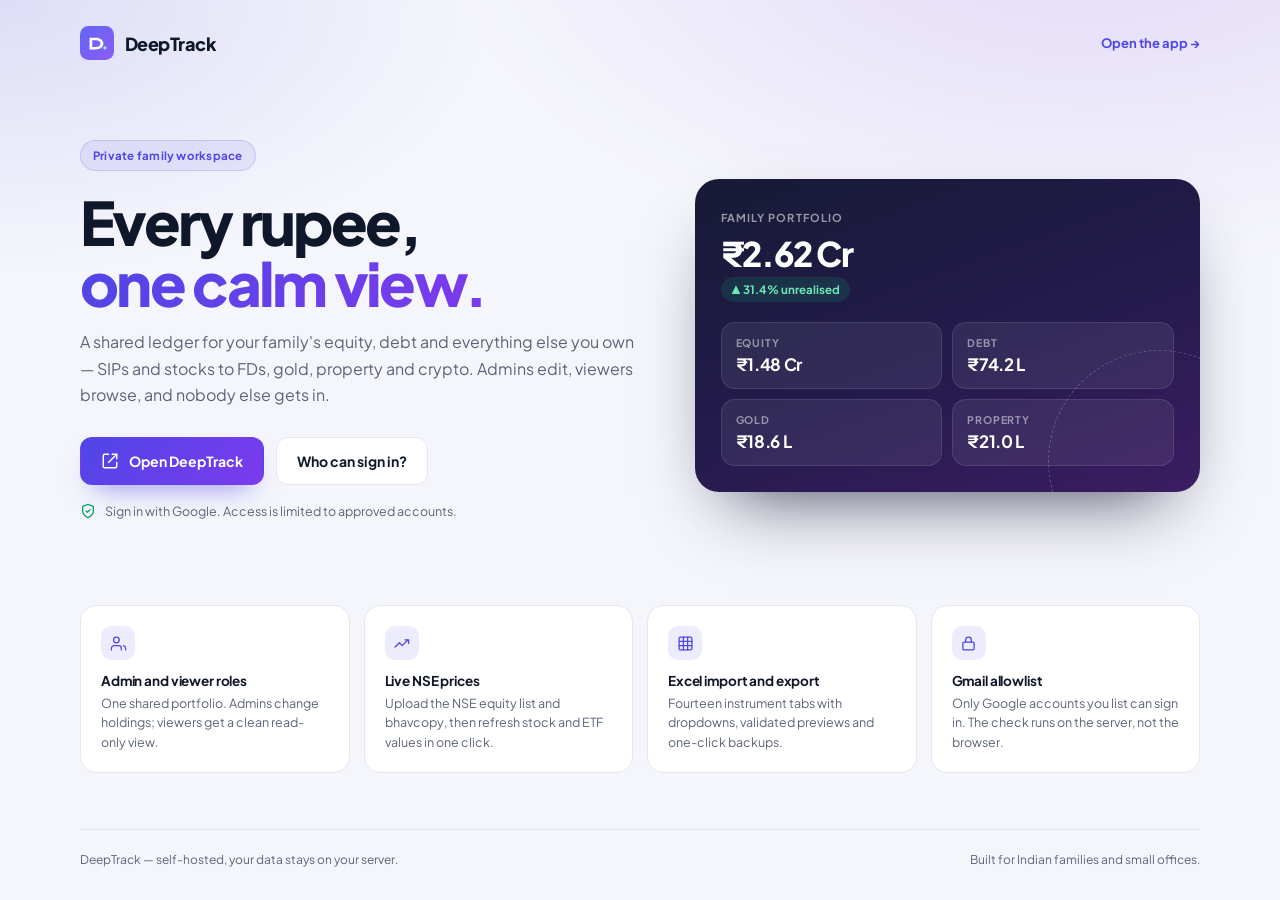
<file: docs/index.html>
<!doctype html>
<html lang="en">
<head>
  <meta charset="utf-8">
  <meta name="viewport" content="width=device-width, initial-scale=1">
  <title>DeepTrack — family investment tracker</title>
  <meta name="description" content="A calm, shared view of your family's equity, debt and other investments. Google sign-in limited to approved accounts.">
  <meta name="app-url" content="https://replace-with-your-app-url.example.com">
  <link rel="icon" href="favicon.svg" type="image/svg+xml">
  <link rel="preconnect" href="https://fonts.googleapis.com">
  <link rel="preconnect" href="https://fonts.gstatic.com" crossorigin>
  <link href="https://fonts.googleapis.com/css2?family=Plus+Jakarta+Sans:wght@400;500;600;700;800&display=swap" rel="stylesheet">
  <style>
    :root {
      --brand: #4f46e5;
      --brand-2: #7c3aed;
      --ink: #0f172a;
      --muted: #5b6478;
      --surface: #ffffff;
      --line: #e4e7ef;
      --soft: #f5f6fb;
      --ok: #0f9f6e;
      --font: "Plus Jakarta Sans", ui-sans-serif, system-ui, -apple-system, "Segoe UI", sans-serif;
    }
    * { box-sizing: border-box; }
    body {
      margin: 0; font-family: var(--font); color: var(--ink);
      background:
        radial-gradient(1100px 600px at 85% -10%, rgba(124, 58, 237, 0.16), transparent 60%),
        radial-gradient(900px 500px at 0% 0%, rgba(79, 70, 229, 0.14), transparent 55%),
        var(--soft);
      min-height: 100vh;
    }
    .wrap { width: min(1120px, calc(100% - 40px)); margin: 0 auto; }
    header { display: flex; align-items: center; justify-content: space-between; padding: 26px 0; }
    .brand { display: flex; align-items: center; gap: 11px; font-weight: 800; letter-spacing: -0.03em; font-size: 18px; color: var(--ink); text-decoration: none; }
    .brand img { width: 34px; height: 34px; }
    .top-link { font-size: 13px; font-weight: 700; color: var(--brand); text-decoration: none; }
    .hero { display: grid; grid-template-columns: minmax(0, 1.05fr) minmax(0, 0.95fr); gap: 56px; align-items: center; padding: 54px 0 40px; }
    .eyebrow {
      display: inline-flex; align-items: center; gap: 8px;
      background: rgba(79, 70, 229, 0.09); color: var(--brand);
      border: 1px solid rgba(79, 70, 229, 0.18);
      padding: 7px 12px; border-radius: 999px;
      font-size: 11.5px; font-weight: 700; letter-spacing: 0.02em;
    }
    h1 { font-size: clamp(36px, 5.2vw, 60px); line-height: 1.02; letter-spacing: -0.045em; margin: 20px 0 16px; font-weight: 800; }
    h1 em { font-style: normal; background: linear-gradient(120deg, var(--brand), var(--brand-2)); -webkit-background-clip: text; background-clip: text; color: transparent; }
    .lede { font-size: 16px; line-height: 1.65; color: var(--muted); max-width: 48ch; margin: 0 0 28px; }
    .cta { display: flex; flex-wrap: wrap; gap: 12px; align-items: center; }
    .btn {
      display: inline-flex; align-items: center; gap: 10px;
      border-radius: 12px; padding: 14px 20px;
      font-family: inherit; font-size: 14px; font-weight: 700;
      text-decoration: none; border: 1px solid transparent; cursor: pointer;
    }
    .btn-primary { background: linear-gradient(135deg, var(--brand), var(--brand-2)); color: #fff; box-shadow: 0 14px 28px -14px rgba(79, 70, 229, 0.7); }
    .btn-primary:hover { filter: brightness(1.05); }
    .btn-ghost { background: var(--surface); color: var(--ink); border-color: var(--line); }
    .note { display: flex; align-items: center; gap: 9px; margin-top: 18px; font-size: 12.5px; color: var(--muted); }
    .note svg { flex: none; color: var(--ok); }
    .card-art {
      background: linear-gradient(160deg, #171a35, #241b4d 55%, #3b1d63);
      border-radius: 24px; padding: 26px; color: #fff;
      box-shadow: 0 34px 70px -34px rgba(23, 26, 53, 0.85);
      position: relative; overflow: hidden;
    }
    .card-art::after {
      content: ""; position: absolute; width: 220px; height: 220px; right: -70px; bottom: -80px;
      border-radius: 50%; border: 1px dashed rgba(255, 255, 255, 0.22);
    }
    .card-art .label { font-size: 11px; letter-spacing: 0.1em; text-transform: uppercase; color: rgba(255, 255, 255, 0.55); font-weight: 700; }
    .card-art .value { font-size: 34px; font-weight: 800; letter-spacing: -0.04em; margin: 6px 0 2px; }
    .pill { display: inline-flex; align-items: center; gap: 6px; padding: 5px 10px; border-radius: 999px; font-size: 11.5px; font-weight: 700; background: rgba(15, 159, 110, 0.18); color: #6ee7b7; }
    .mini-grid { display: grid; grid-template-columns: 1fr 1fr; gap: 10px; margin-top: 20px; position: relative; z-index: 1; }
    .mini { background: rgba(255, 255, 255, 0.07); border: 1px solid rgba(255, 255, 255, 0.1); border-radius: 14px; padding: 13px 14px; }
    .mini span { display: block; font-size: 10.5px; text-transform: uppercase; letter-spacing: 0.08em; color: rgba(255, 255, 255, 0.5); font-weight: 700; }
    .mini strong { display: block; font-size: 17px; margin-top: 4px; letter-spacing: -0.02em; }
    .features { display: grid; grid-template-columns: repeat(4, 1fr); gap: 14px; padding: 34px 0 56px; }
    .feature { background: var(--surface); border: 1px solid var(--line); border-radius: 16px; padding: 20px; }
    .feature .dot { width: 34px; height: 34px; border-radius: 10px; display: grid; place-items: center; background: rgba(79, 70, 229, 0.1); color: var(--brand); margin-bottom: 12px; }
    .feature h3 { font-size: 13.5px; margin: 0 0 5px; letter-spacing: -0.01em; }
    .feature p { font-size: 12.5px; line-height: 1.55; color: var(--muted); margin: 0; }
    footer { border-top: 1px solid var(--line); padding: 22px 0 30px; display: flex; justify-content: space-between; gap: 12px; flex-wrap: wrap; font-size: 12px; color: var(--muted); }
    @media (max-width: 900px) {
      .hero { grid-template-columns: 1fr; gap: 34px; padding-top: 30px; }
      .features { grid-template-columns: 1fr 1fr; }
      .card-art { max-width: 520px; }
    }
    @media (max-width: 560px) {
      .features { grid-template-columns: 1fr; }
      .top-link { display: none; }
    }
  </style>
</head>
<body>
  <div class="wrap">
    <header>
      <a class="brand" href="./">
        <img src="favicon.svg" alt="">
        <span>DeepTrack</span>
      </a>
      <a class="top-link" data-app-link href="#">Open the app →</a>
    </header>

    <main>
      <section class="hero">
        <div>
          <span class="eyebrow">Private family workspace</span>
          <h1>Every rupee,<br><em>one calm view.</em></h1>
          <p class="lede">
            A shared ledger for your family's equity, debt and everything else you own —
            SIPs and stocks to FDs, gold, property and crypto. Admins edit, viewers browse,
            and nobody else gets in.
          </p>
          <div class="cta">
            <a class="btn btn-primary" data-app-link href="#">
              <svg width="18" height="18" viewBox="0 0 24 24" fill="none" stroke="currentColor" stroke-width="1.9" stroke-linecap="round" stroke-linejoin="round" aria-hidden="true">
                <path d="M15 3h6v6"/><path d="M10 14 21 3"/><path d="M21 14v5a2 2 0 0 1-2 2H5a2 2 0 0 1-2-2V5a2 2 0 0 1 2-2h5"/>
              </svg>
              Open DeepTrack
            </a>
            <a class="btn btn-ghost" href="#access">Who can sign in?</a>
          </div>
          <p class="note">
            <svg width="16" height="16" viewBox="0 0 24 24" fill="none" stroke="currentColor" stroke-width="2" stroke-linecap="round" stroke-linejoin="round" aria-hidden="true"><path d="M12 22s8-4 8-10V5l-8-3-8 3v7c0 6 8 10 8 10Z"/><path d="m9 12 2 2 4-4"/></svg>
            Sign in with Google. Access is limited to approved accounts.
          </p>
        </div>

        <div class="card-art" aria-hidden="true">
          <span class="label">Family portfolio</span>
          <div class="value">₹2.62 Cr</div>
          <span class="pill">▲ 31.4% unrealised</span>
          <div class="mini-grid">
            <div class="mini"><span>Equity</span><strong>₹1.48 Cr</strong></div>
            <div class="mini"><span>Debt</span><strong>₹74.2 L</strong></div>
            <div class="mini"><span>Gold</span><strong>₹18.6 L</strong></div>
            <div class="mini"><span>Property</span><strong>₹21.0 L</strong></div>
          </div>
        </div>
      </section>

      <section class="features">
        <article class="feature">
          <div class="dot">
            <svg width="17" height="17" viewBox="0 0 24 24" fill="none" stroke="currentColor" stroke-width="1.8" stroke-linecap="round" stroke-linejoin="round"><path d="M16 21v-2a4 4 0 0 0-4-4H6a4 4 0 0 0-4 4v2"/><circle cx="9" cy="7" r="4"/><path d="M22 21v-2a4 4 0 0 0-3-3.87"/></svg>
          </div>
          <h3>Admin and viewer roles</h3>
          <p>One shared portfolio. Admins change holdings; viewers get a clean read-only view.</p>
        </article>
        <article class="feature">
          <div class="dot">
            <svg width="17" height="17" viewBox="0 0 24 24" fill="none" stroke="currentColor" stroke-width="1.8" stroke-linecap="round" stroke-linejoin="round"><path d="m3 17 6-6 4 4 8-8"/><path d="M17 7h5v5"/></svg>
          </div>
          <h3>Live NSE prices</h3>
          <p>Upload the NSE equity list and bhavcopy, then refresh stock and ETF values in one click.</p>
        </article>
        <article class="feature">
          <div class="dot">
            <svg width="17" height="17" viewBox="0 0 24 24" fill="none" stroke="currentColor" stroke-width="1.8" stroke-linecap="round" stroke-linejoin="round"><rect x="3" y="3" width="18" height="18" rx="2"/><path d="M3 9h18M3 15h18M9 3v18M15 3v18"/></svg>
          </div>
          <h3>Excel import and export</h3>
          <p>Fourteen instrument tabs with dropdowns, validated previews and one-click backups.</p>
        </article>
        <article class="feature" id="access">
          <div class="dot">
            <svg width="17" height="17" viewBox="0 0 24 24" fill="none" stroke="currentColor" stroke-width="1.8" stroke-linecap="round" stroke-linejoin="round"><rect x="4" y="10" width="16" height="11" rx="2"/><path d="M8 10V7a4 4 0 0 1 8 0v3"/></svg>
          </div>
          <h3>Gmail allowlist</h3>
          <p>Only Google accounts you list can sign in. The check runs on the server, not the browser.</p>
        </article>
      </section>
    </main>

    <footer>
      <span>DeepTrack — self-hosted, your data stays on your server.</span>
      <span>Built for Indian families and small offices.</span>
    </footer>
  </div>

  <script>
    (function () {
      var meta = document.querySelector('meta[name="app-url"]');
      var url = meta ? meta.getAttribute('content') : '';
      if (!url || url.indexOf('replace-with-your-app-url') !== -1) {
        url = '#';
        document.querySelectorAll('[data-app-link]').forEach(function (a) {
          a.addEventListener('click', function (event) {
            event.preventDefault();
            alert('Set your deployed app URL in docs/index.html (meta name="app-url").');
          });
        });
      }
      document.querySelectorAll('[data-app-link]').forEach(function (a) { a.href = url; });
    })();
  </script>
</body>
</html>
</file>
